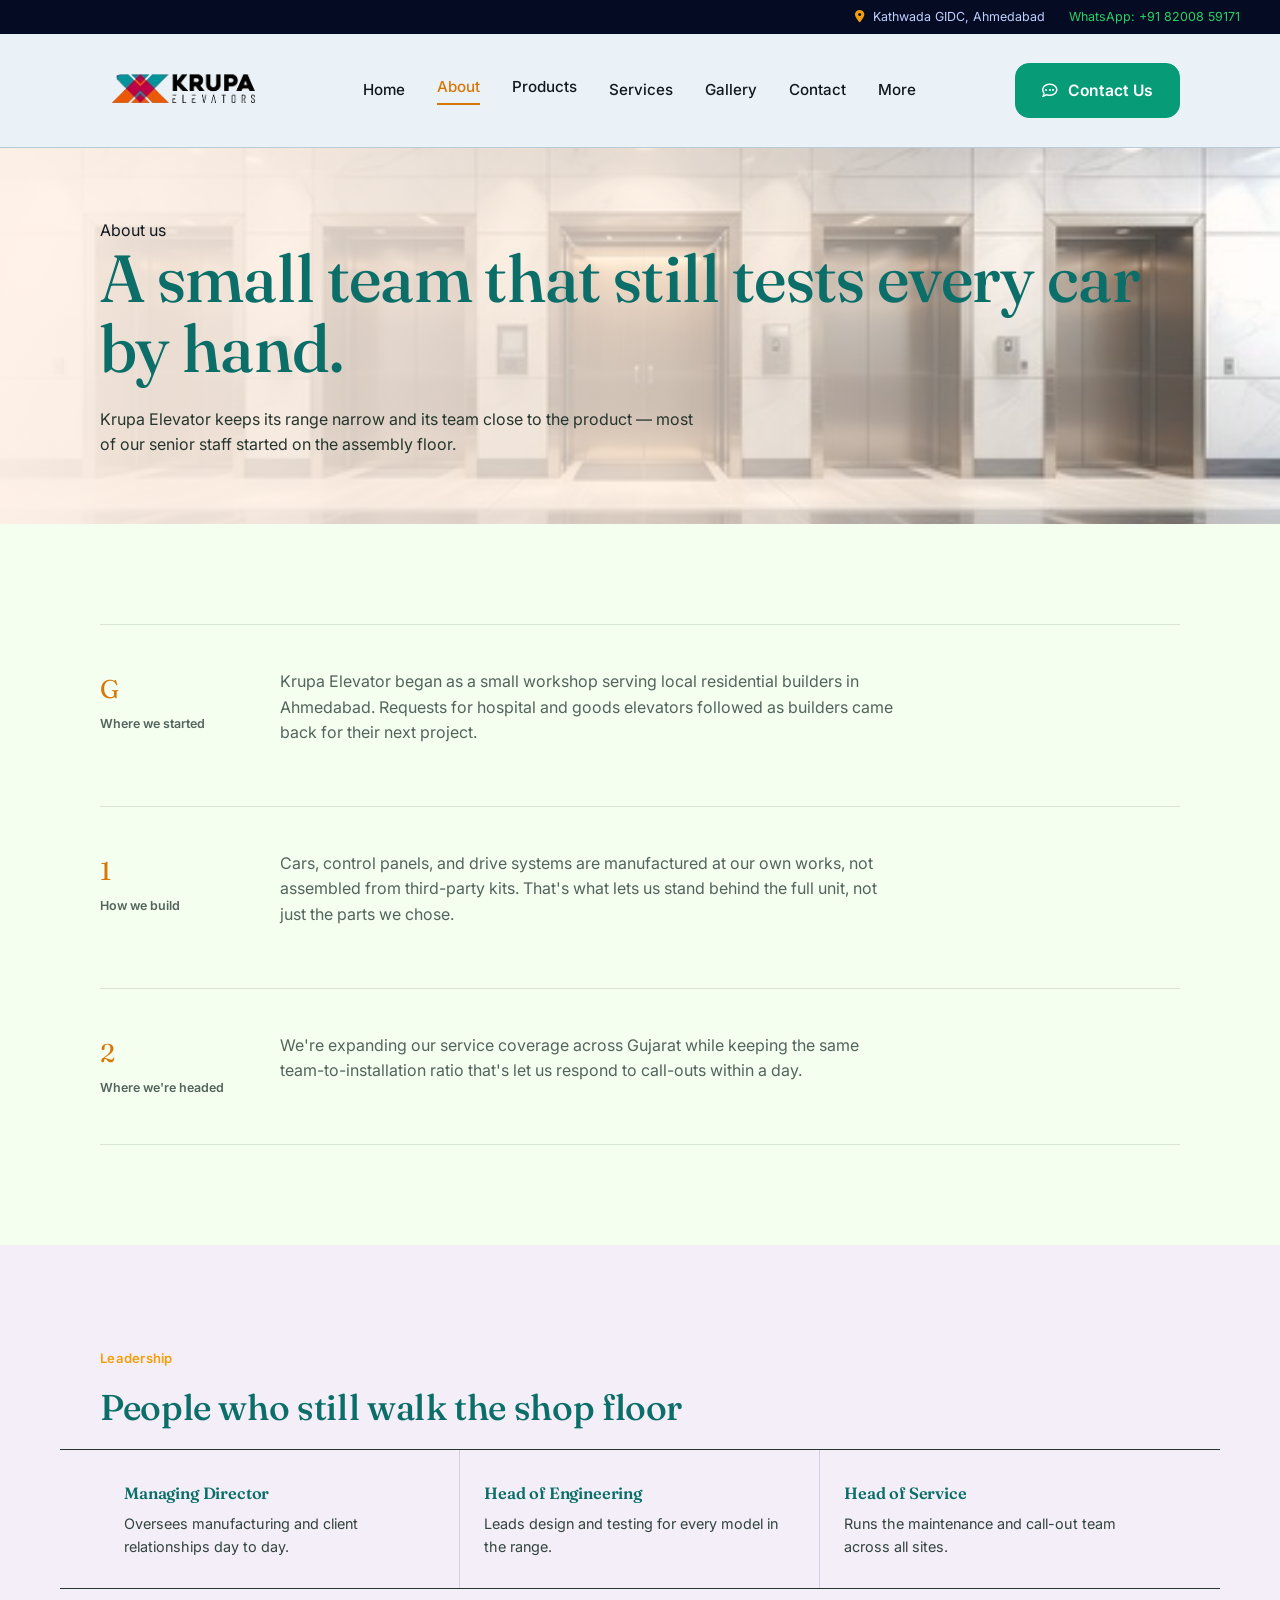
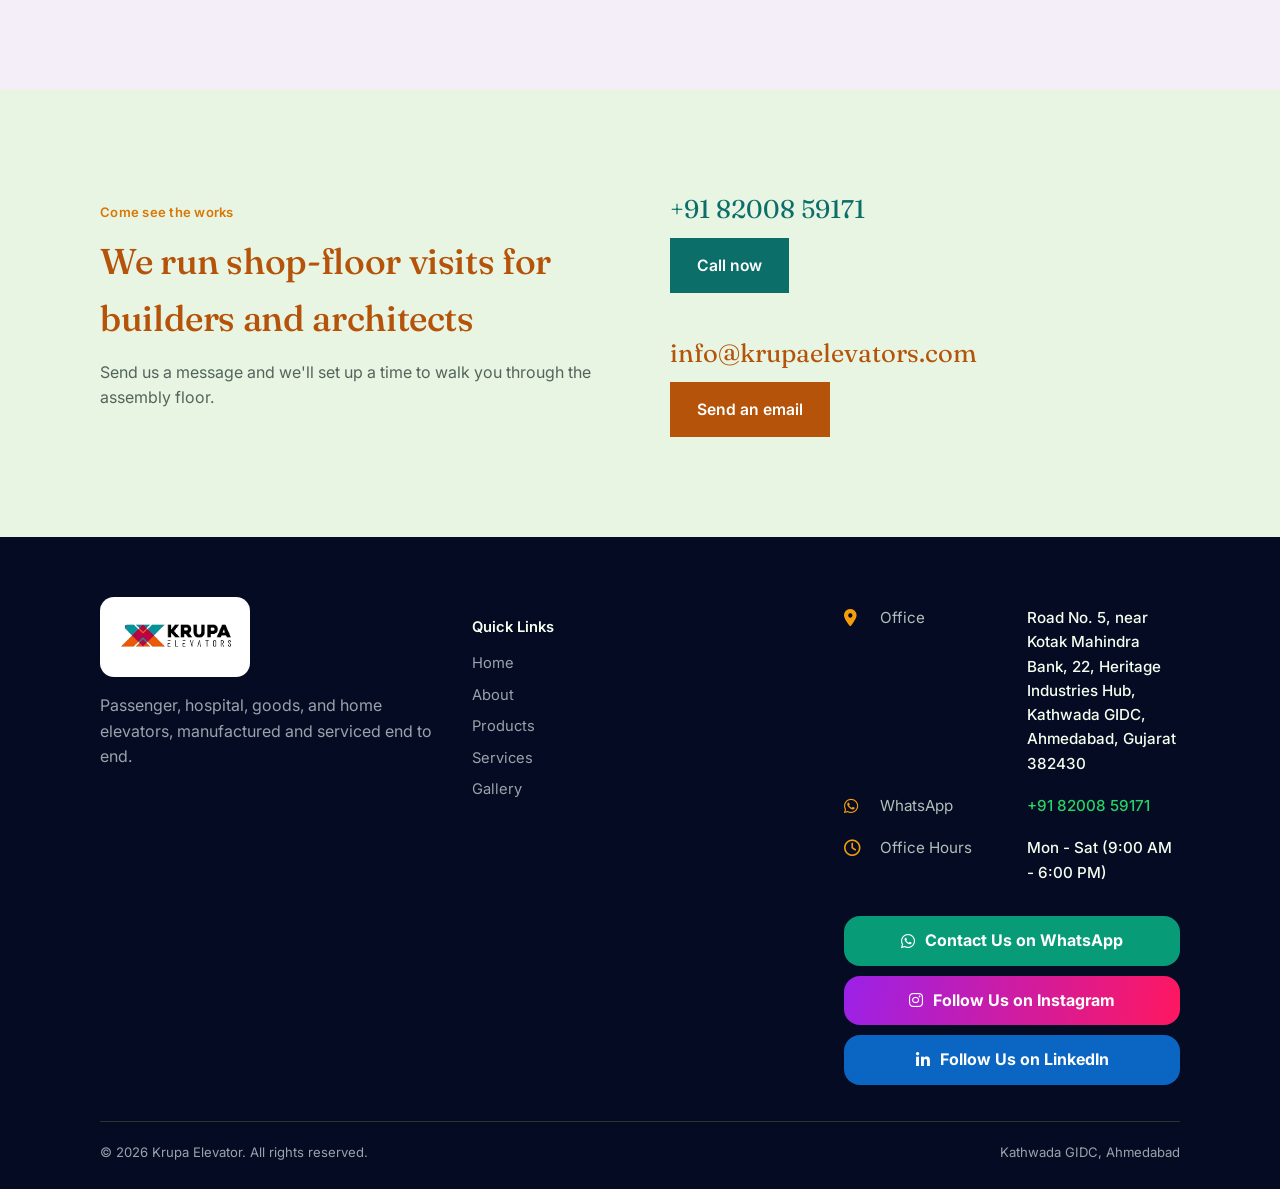
<file: about.html>
<!DOCTYPE html>
<html lang="en">
<head>
<meta charset="UTF-8">
<meta name="viewport" content="width=device-width, initial-scale=1">
<title>About — Krupa Elevator</title>
<link rel="preconnect" href="https://fonts.googleapis.com">
<link href="https://fonts.googleapis.com/css2?family=Fraunces:wght@500;600&family=Inter:wght@400;500;600;700&display=swap" rel="stylesheet">
<link rel="stylesheet" href="https://cdnjs.cloudflare.com/ajax/libs/font-awesome/6.5.1/css/all.min.css">
<link rel="stylesheet" href="styles.css">
</head>
<body>

<header class="site">
  <div class="utility-bar"><span><i class="fa-solid fa-circle-exclamation" aria-hidden="true"></i> 24x7 Emergency</span><a href="tel:+918200859171">Helpline: +91 82008 59171</a><span><i class="fa-regular fa-clock" aria-hidden="true"></i> Mon - Sat: 9:00 AM - 6:00 PM</span><span><i class="fa-solid fa-location-dot" aria-hidden="true"></i> Kathwada GIDC, Ahmedabad</span><a class="utility-whatsapp" href="https://wa.me/918200859171" target="_blank" rel="noopener">WhatsApp: +91 82008 59171</a></div>
  <div class="nav-row">
    <a href="index.html" class="wordmark"><img class="logo" src="krupa-logo.png" alt="Krupa Elevator"></a>
    <nav class="links">
      <a href="index.html">Home</a>
      <a href="about.html" class="active">About</a>
      <div class="nav-dropdown"><a href="products.html">Products</a><div class="nav-submenu"><a href="products.html#passenger">Passenger</a><a href="products.html#hospital">Hospital</a><a href="products.html#goods">Goods</a><a href="products.html#home">Home</a><a href="products.html#capsule">Capsule</a></div></div>
      <a href="services.html">Services</a>
      <a href="gallery.html">Gallery</a>
      <a href="contact.html">Contact</a>
      <a href="more.html">More</a>
    </nav>
    <div class="nav-side">
      <a href="contact.html" class="btn filled"><i class="fa-regular fa-comment-dots" aria-hidden="true"></i> Contact Us</a>
      <button class="burger" type="button" aria-label="Open menu" aria-expanded="false">☰</button>
    </div>
  </div>
</header>

<section class="page-header about-header">
  <div class="max">
    <span class="floor-num">About us</span>
    <h1>A small team that still tests every car by hand.</h1>
    <p>Krupa Elevator keeps its range narrow and its team close to the product — most of our senior staff started on the assembly floor.</p>
  </div>
</section>

<section>
  <div class="max ride" style="padding:0 40px;">
    <div class="ride-row">
      <div class="floor-tag">G<span>Where we started</span></div>
      <div><p>Krupa Elevator began as a small workshop serving local residential builders in Ahmedabad. Requests for hospital and goods elevators followed as builders came back for their next project.</p></div>
    </div>
    <div class="ride-row">
      <div class="floor-tag">1<span>How we build</span></div>
      <div><p>Cars, control panels, and drive systems are manufactured at our own works, not assembled from third-party kits. That's what lets us stand behind the full unit, not just the parts we chose.</p></div>
    </div>
    <div class="ride-row">
      <div class="floor-tag">2<span>Where we're headed</span></div>
      <div><p>We're expanding our service coverage across Gujarat while keeping the same team-to-installation ratio that's let us respond to call-outs within a day.</p></div>
    </div>
  </div>
</section>

<section class="on-dark leadership-section">
  <div class="max">
    <span class="label">Leadership</span>
    <h2>People who still walk the shop floor</h2>
  </div>
  <div class="why-row max" style="padding:0 40px;border-color:var(--hair-dark);">
    <div class="why-cell" style="border-color:var(--hair-dark);"><h3 style="color:var(--ivory);">Managing Director</h3><p style="color:#9AA3AB;">Oversees manufacturing and client relationships day to day.</p></div>
    <div class="why-cell" style="border-color:var(--hair-dark);"><h3 style="color:var(--ivory);">Head of Engineering</h3><p style="color:#9AA3AB;">Leads design and testing for every model in the range.</p></div>
    <div class="why-cell" style="border-color:var(--hair-dark);"><h3 style="color:var(--ivory);">Head of Service</h3><p style="color:#9AA3AB;">Runs the maintenance and call-out team across all sites.</p></div>
  </div>
</section>

<section class="contact-strip">
  <div class="max contact-grid">
    <div>
      <span class="label">Come see the works</span>
      <h2>We run shop-floor visits for builders and architects</h2>
      <p>Send us a message and we'll set up a time to walk you through the assembly floor.</p>
    </div>
    <div>
      <span class="big-link phone-link">+91 82008 59171</span>
      <a href="tel:+918200859171" class="btn contact-action phone-action" style="margin-bottom:20px;">Call now</a>
      <br>
      <span class="big-link email-link" style="margin-top:20px;">info@krupaelevators.com</span>
      <a href="mailto:info@krupaelevators.com" class="btn contact-action email-action">Send an email</a>
    </div>
  </div>
</section>

<footer class="site">
  <div class="max">
    <div class="footer-contact-panel">
      <div class="footer-contact-row"><i class="fa-solid fa-location-dot" aria-hidden="true"></i><span>Office</span><strong>Road No. 5, near Kotak Mahindra Bank, 22, Heritage Industries Hub, Kathwada GIDC, Ahmedabad, Gujarat 382430</strong></div>
      <div class="footer-contact-row"><i class="fa-brands fa-whatsapp" aria-hidden="true"></i><span>WhatsApp</span><a class="whatsapp-text" href="https://wa.me/918200859171" target="_blank" rel="noopener">+91 82008 59171</a></div>
      <div class="footer-contact-row"><i class="fa-regular fa-clock" aria-hidden="true"></i><span>Office Hours</span><strong>Mon - Sat (9:00 AM - 6:00 PM)</strong></div>
      <div class="footer-actions"><a class="footer-whatsapp" href="https://wa.me/918200859171" target="_blank" rel="noopener"><i class="fa-brands fa-whatsapp" aria-hidden="true"></i> Contact Us on WhatsApp</a><a class="footer-instagram" href="https://www.instagram.com/" target="_blank" rel="noopener"><i class="fa-brands fa-instagram" aria-hidden="true"></i> Follow Us on Instagram</a><a class="footer-linkedin" href="https://www.linkedin.com/" target="_blank" rel="noopener"><i class="fa-brands fa-linkedin-in" aria-hidden="true"></i> Follow Us on LinkedIn</a></div>
    </div>
    <div class="footer-row">
      <div>
        <img class="footer-logo" src="krupa-logo.png" alt="Krupa Elevator">
        <p style="max-width:34ch;color:#9AA3AB;">Passenger, hospital, goods, and home elevators, manufactured and serviced end to end.</p>
      </div>
      <div class="footer-links">
        <div>
          <h4>Quick Links</h4>
          <a href="index.html">Home</a>
          <a href="about.html">About</a>
          <a href="products.html">Products</a>
          <a href="services.html">Services</a>
          <a href="gallery.html">Gallery</a>
        </div>
        <div>
          <h4>Elevator Services</h4>
          <a href="services.html">Installation</a>
          <a href="services.html">Maintenance</a>
          <a href="services.html">Modernization</a>
          <a href="contact.html">Request support</a>
          <div class="social-share" aria-label="Share Krupa Elevator">
            <a href="https://api.whatsapp.com/send?text=https://krupaelevators.nowfloats.com" target="_blank" rel="noopener" aria-label="Share on WhatsApp"><i class="fa-brands fa-whatsapp" aria-hidden="true"></i></a>
            <a href="https://www.facebook.com/sharer/sharer.php?u=https://krupaelevators.nowfloats.com" target="_blank" rel="noopener" aria-label="Share on Facebook"><i class="fa-brands fa-facebook-f" aria-hidden="true"></i></a>
            <a href="https://twitter.com/intent/tweet?text=Check+out+Krupa%20Elevators%27s+website.+Follow+for+latest+updates+and+offers+regularly+at&url=https://krupaelevators.nowfloats.com&hashtags=OnlineBusiness" target="_blank" rel="noopener" aria-label="Share on Twitter"><i class="fa-brands fa-x-twitter" aria-hidden="true"></i></a>
            <a href="https://www.linkedin.com/sharing/share-offsite/?url=https://krupaelevators.nowfloats.com" target="_blank" rel="noopener" aria-label="Share on LinkedIn"><i class="fa-brands fa-linkedin-in" aria-hidden="true"></i></a>
          </div>
        </div>
      </div>
    </div>
    <div class="footer-bottom">
      <span>© 2026 Krupa Elevator. All rights reserved.</span>
      <span>Kathwada GIDC, Ahmedabad</span>
    </div>
  </div>
</footer>

<script src="nav.js"></script>
</body>
</html>
</file>
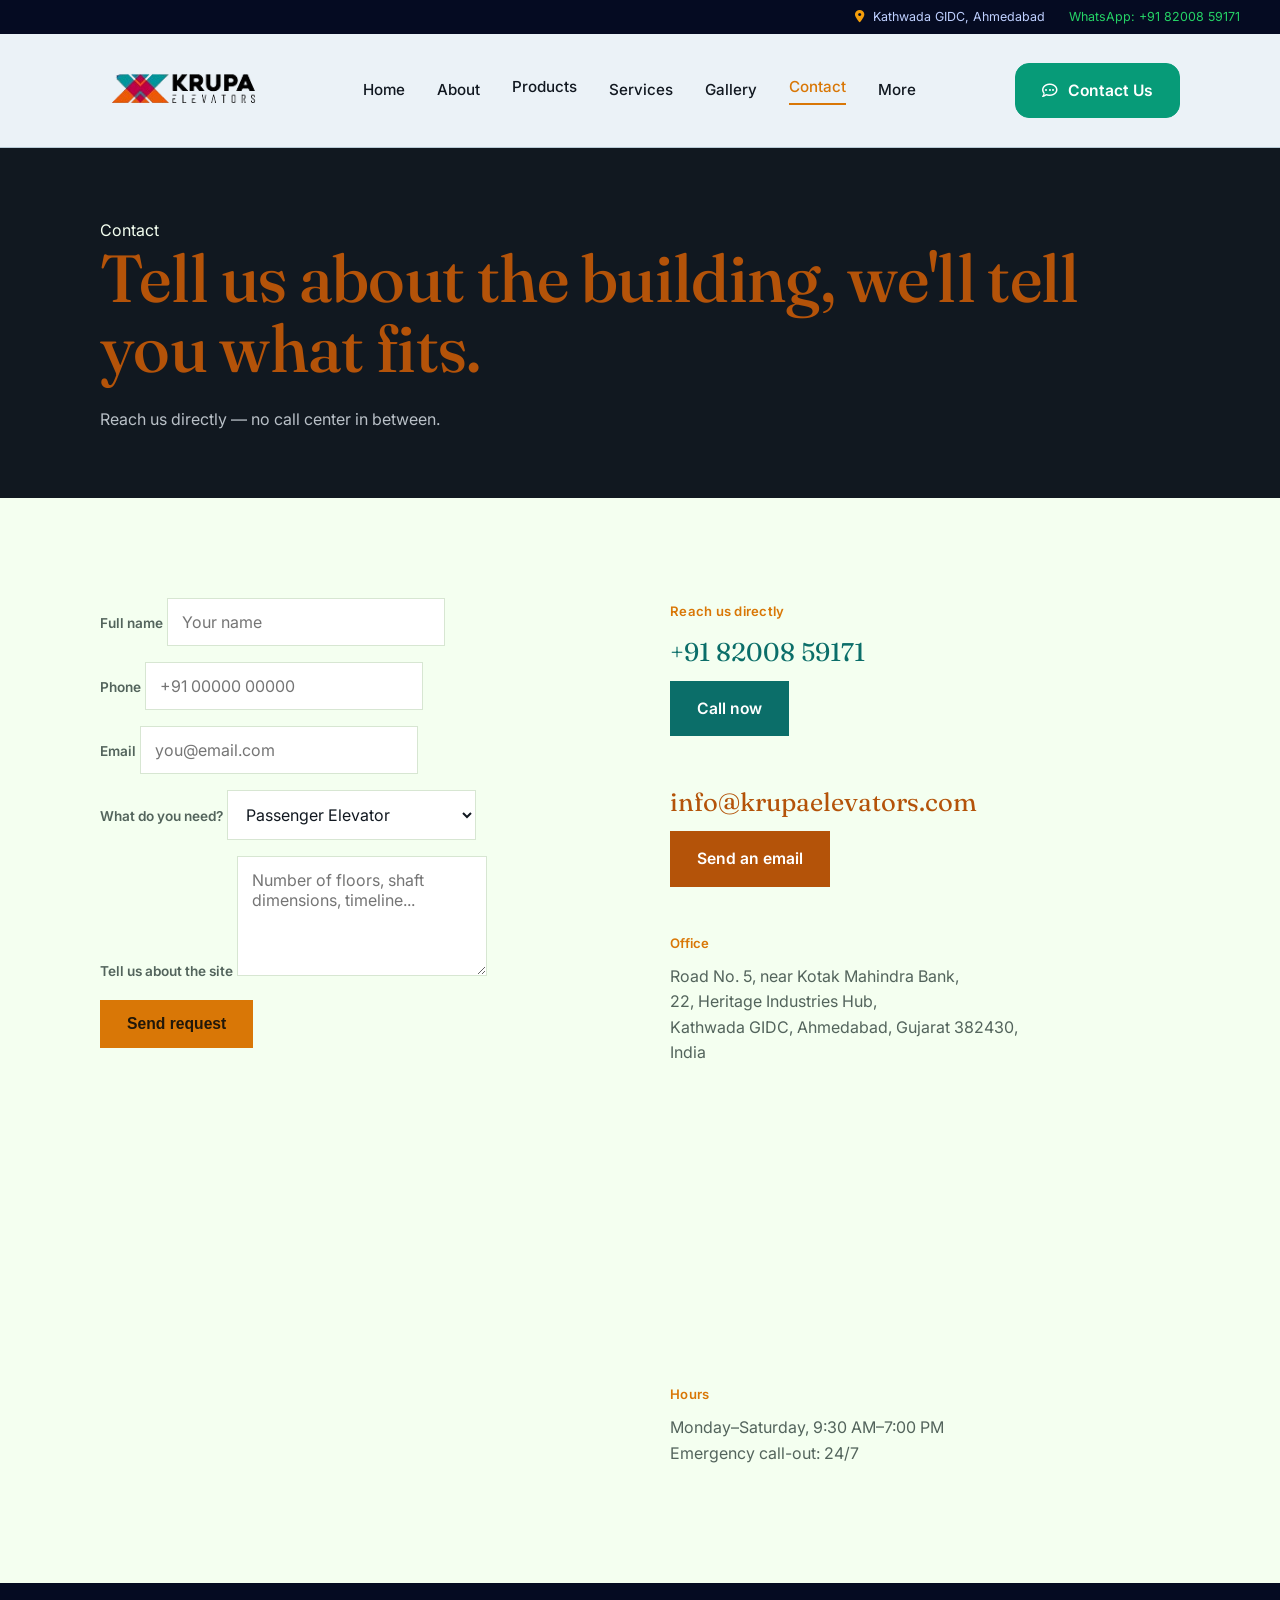
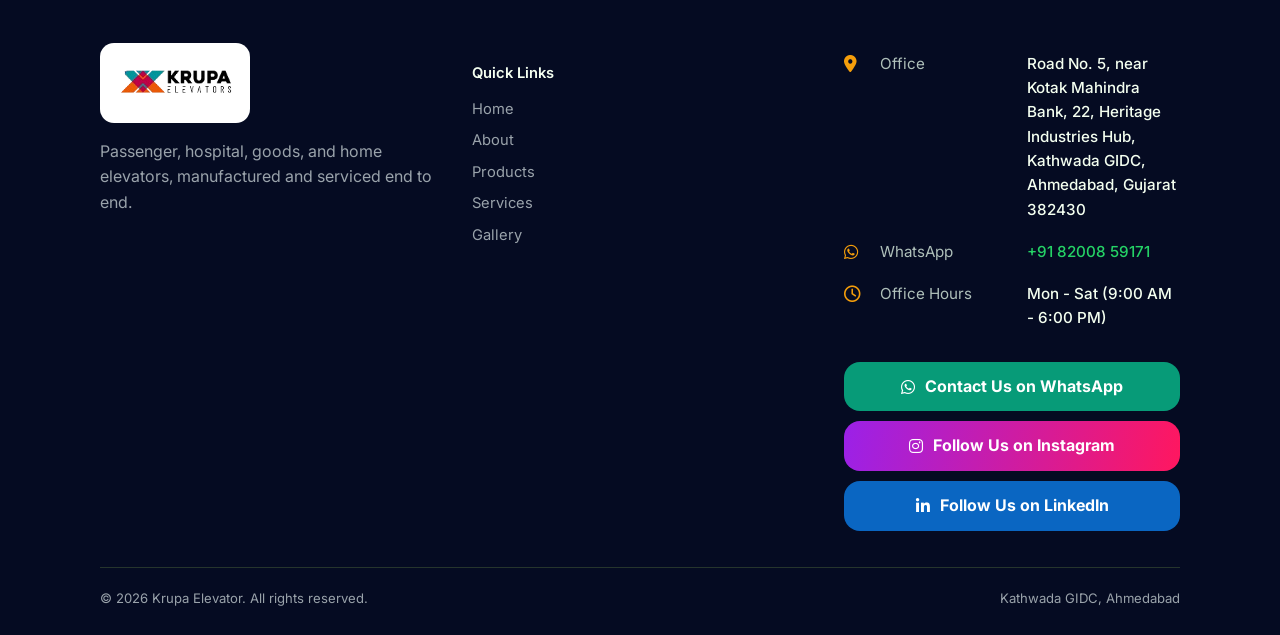
<file: contact.html>
<!DOCTYPE html>
<html lang="en">
<head>
<meta charset="UTF-8">
<meta name="viewport" content="width=device-width, initial-scale=1">
<title>Contact — Krupa Elevator</title>
<link rel="preconnect" href="https://fonts.googleapis.com">
<link href="https://fonts.googleapis.com/css2?family=Fraunces:wght@500;600&family=Inter:wght@400;500;600;700&display=swap" rel="stylesheet">
<link rel="stylesheet" href="https://cdnjs.cloudflare.com/ajax/libs/font-awesome/6.5.1/css/all.min.css">
<link rel="stylesheet" href="styles.css">
</head>
<body>

<header class="site">
  <div class="utility-bar"><span><i class="fa-solid fa-circle-exclamation" aria-hidden="true"></i> 24x7 Emergency</span><a href="tel:+918200859171">Helpline: +91 82008 59171</a><span><i class="fa-regular fa-clock" aria-hidden="true"></i> Mon - Sat: 9:00 AM - 6:00 PM</span><span><i class="fa-solid fa-location-dot" aria-hidden="true"></i> Kathwada GIDC, Ahmedabad</span><a class="utility-whatsapp" href="https://wa.me/918200859171" target="_blank" rel="noopener">WhatsApp: +91 82008 59171</a></div>
  <div class="nav-row">
    <a href="index.html" class="wordmark"><img class="logo" src="krupa-logo.png" alt="Krupa Elevator"></a>
    <nav class="links">
      <a href="index.html">Home</a>
      <a href="about.html">About</a>
      <div class="nav-dropdown"><a href="products.html">Products</a><div class="nav-submenu"><a href="products.html#passenger">Passenger</a><a href="products.html#hospital">Hospital</a><a href="products.html#goods">Goods</a><a href="products.html#home">Home</a><a href="products.html#capsule">Capsule</a></div></div>
      <a href="services.html">Services</a>
      <a href="gallery.html">Gallery</a>
      <a href="contact.html" class="active">Contact</a>
      <a href="more.html">More</a>
    </nav>
    <div class="nav-side">
      <a href="contact.html" class="btn filled"><i class="fa-regular fa-comment-dots" aria-hidden="true"></i> Contact Us</a>
      <button class="burger" type="button" aria-label="Open menu" aria-expanded="false">☰</button>
    </div>
  </div>
</header>

<section class="page-header contact-header">
  <div class="max">
    <span class="floor-num">Contact</span>
    <h1>Tell us about the building, we'll tell you what fits.</h1>
    <p>Reach us directly — no call center in between.</p>
  </div>
</section>

<section>
  <div class="max contact-grid" style="align-items:flex-start;">
    <form class="form-grid">
      <div>
        <label for="name">Full name</label>
        <input id="name" type="text" placeholder="Your name" required>
      </div>
      <div>
        <label for="phone">Phone</label>
        <input id="phone" type="tel" placeholder="+91 00000 00000">
      </div>
      <div>
        <label for="email">Email</label>
        <input id="email" type="email" placeholder="you@email.com" required>
      </div>
      <div>
        <label for="interest">What do you need?</label>
        <select id="interest">
          <option>Passenger Elevator</option>
          <option>Hospital Elevator</option>
          <option>Goods Elevator</option>
          <option>Home / Bungalow Elevator</option>
          <option>Capsule Elevator</option>
          <option>Maintenance / Service</option>
        </select>
      </div>
      <div>
        <label for="message">Tell us about the site</label>
        <textarea id="message" placeholder="Number of floors, shaft dimensions, timeline..."></textarea>
      </div>
      <button type="submit" class="btn filled" style="align-self:flex-start;">Send request</button>
    </form>

    <div>
      <span class="label">Reach us directly</span>
      <span class="big-link phone-link">+91 82008 59171</span>
      <a href="tel:+918200859171" class="btn contact-action phone-action" style="margin-bottom:26px;">Call now</a>
      <br>
      <span class="big-link email-link" style="margin-top:20px;">info@krupaelevators.com</span>
      <a href="mailto:info@krupaelevators.com" class="btn contact-action email-action" style="margin-bottom:26px;">Send an email</a>
      <br>
      <span class="label" style="margin-top:20px;display:block;">Office</span>
      <p>Road No. 5, near Kotak Mahindra Bank,<br>22, Heritage Industries Hub,<br>Kathwada GIDC, Ahmedabad, Gujarat 382430,<br>India</p>
      <iframe class="map-frame" src="https://www.google.com/maps?q=23.039453,72.689768&z=15&output=embed" title="Krupa Elevator office location map" loading="lazy" referrerpolicy="no-referrer-when-downgrade"></iframe>
      <span class="label">Hours</span>
      <p>Monday–Saturday, 9:30 AM–7:00 PM<br>Emergency call-out: 24/7</p>
    </div>
  </div>
</section>

<footer class="site">
  <div class="max">
    <div class="footer-contact-panel">
      <div class="footer-contact-row"><i class="fa-solid fa-location-dot" aria-hidden="true"></i><span>Office</span><strong>Road No. 5, near Kotak Mahindra Bank, 22, Heritage Industries Hub, Kathwada GIDC, Ahmedabad, Gujarat 382430</strong></div>
      <div class="footer-contact-row"><i class="fa-brands fa-whatsapp" aria-hidden="true"></i><span>WhatsApp</span><a class="whatsapp-text" href="https://wa.me/918200859171" target="_blank" rel="noopener">+91 82008 59171</a></div>
      <div class="footer-contact-row"><i class="fa-regular fa-clock" aria-hidden="true"></i><span>Office Hours</span><strong>Mon - Sat (9:00 AM - 6:00 PM)</strong></div>
      <div class="footer-actions"><a class="footer-whatsapp" href="https://wa.me/918200859171" target="_blank" rel="noopener"><i class="fa-brands fa-whatsapp" aria-hidden="true"></i> Contact Us on WhatsApp</a><a class="footer-instagram" href="https://www.instagram.com/" target="_blank" rel="noopener"><i class="fa-brands fa-instagram" aria-hidden="true"></i> Follow Us on Instagram</a><a class="footer-linkedin" href="https://www.linkedin.com/" target="_blank" rel="noopener"><i class="fa-brands fa-linkedin-in" aria-hidden="true"></i> Follow Us on LinkedIn</a></div>
    </div>
    <div class="footer-row">
      <div>
        <img class="footer-logo" src="krupa-logo.png" alt="Krupa Elevator">
        <p style="max-width:34ch;color:#9AA3AB;">Passenger, hospital, goods, and home elevators, manufactured and serviced end to end.</p>
      </div>
      <div class="footer-links">
        <div>
          <h4>Quick Links</h4>
          <a href="index.html">Home</a>
          <a href="about.html">About</a>
          <a href="products.html">Products</a>
          <a href="services.html">Services</a>
          <a href="gallery.html">Gallery</a>
        </div>
        <div>
          <h4>Elevator Services</h4>
          <a href="services.html">Installation</a>
          <a href="services.html">Maintenance</a>
          <a href="services.html">Modernization</a>
          <a href="contact.html">Request support</a>
          <div class="social-share" aria-label="Share Krupa Elevator">
            <a href="https://api.whatsapp.com/send?text=https://krupaelevators.nowfloats.com" target="_blank" rel="noopener" aria-label="Share on WhatsApp"><i class="fa-brands fa-whatsapp" aria-hidden="true"></i></a>
            <a href="https://www.facebook.com/sharer/sharer.php?u=https://krupaelevators.nowfloats.com" target="_blank" rel="noopener" aria-label="Share on Facebook"><i class="fa-brands fa-facebook-f" aria-hidden="true"></i></a>
            <a href="https://twitter.com/intent/tweet?text=Check+out+Krupa%20Elevators%27s+website.+Follow+for+latest+updates+and+offers+regularly+at&url=https://krupaelevators.nowfloats.com&hashtags=OnlineBusiness" target="_blank" rel="noopener" aria-label="Share on Twitter"><i class="fa-brands fa-x-twitter" aria-hidden="true"></i></a>
            <a href="https://www.linkedin.com/sharing/share-offsite/?url=https://krupaelevators.nowfloats.com" target="_blank" rel="noopener" aria-label="Share on LinkedIn"><i class="fa-brands fa-linkedin-in" aria-hidden="true"></i></a>
          </div>
        </div>
      </div>
    </div>
    <div class="footer-bottom">
      <span>© 2026 Krupa Elevator. All rights reserved.</span>
      <span>Kathwada GIDC, Ahmedabad</span>
    </div>
  </div>
</footer>

<script src="nav.js"></script>
</body>
</html>
</file>
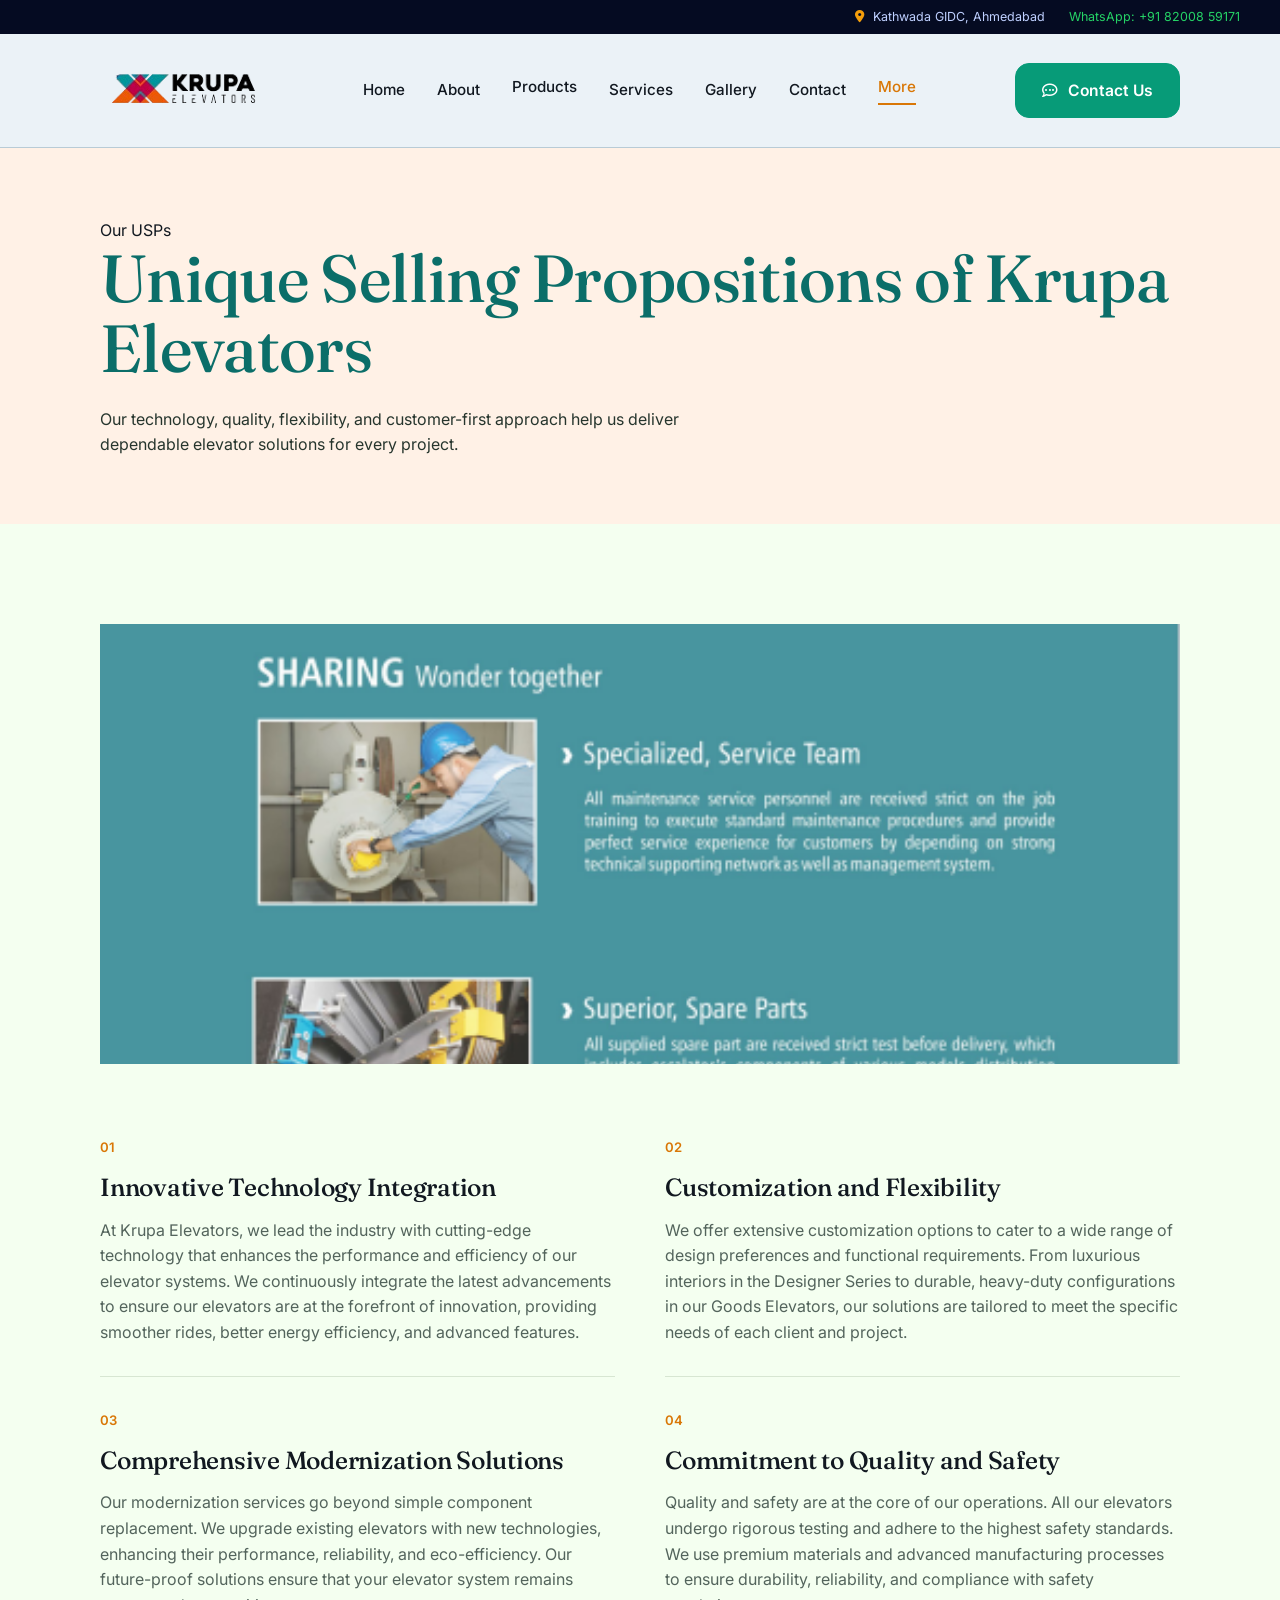
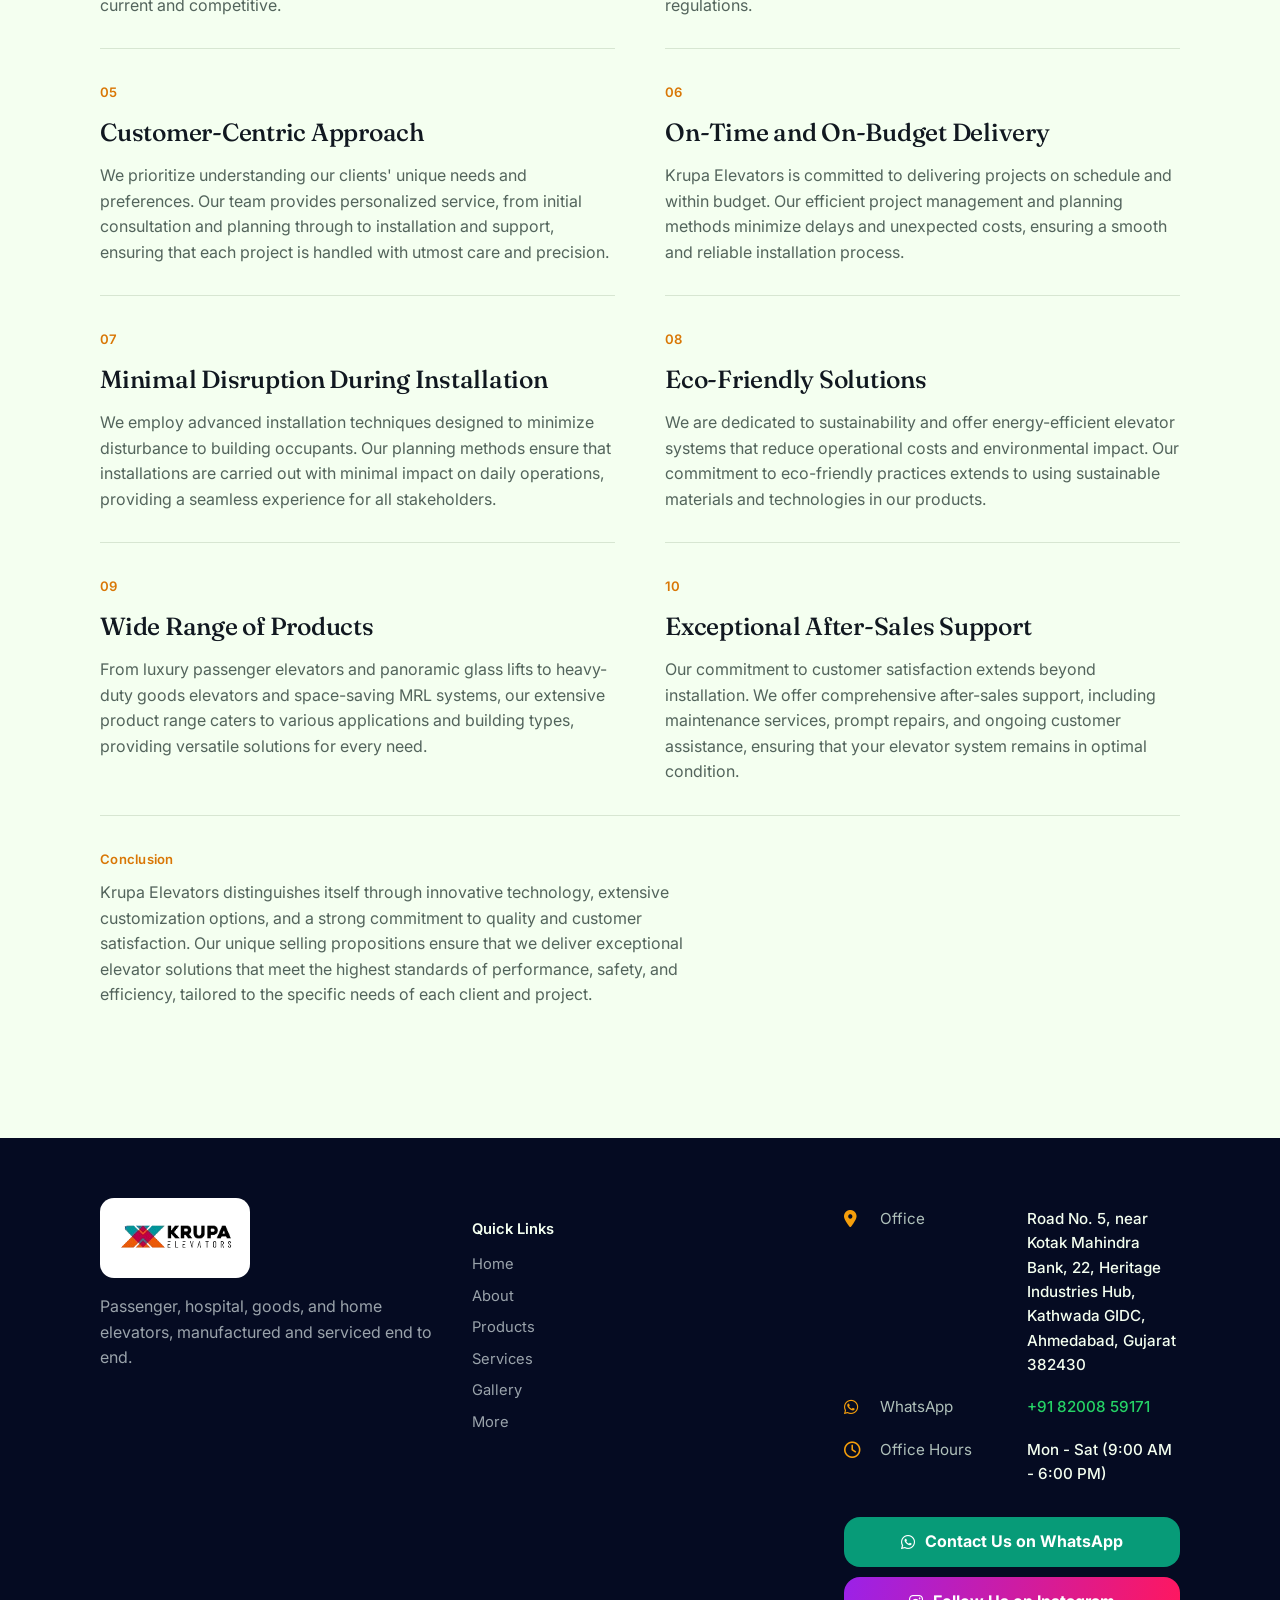
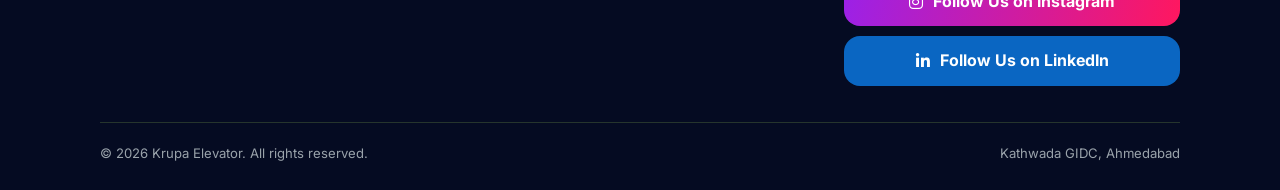
<file: more.html>
<!DOCTYPE html>
<html lang="en">
<head>
<meta charset="UTF-8">
<meta name="viewport" content="width=device-width, initial-scale=1">
<title>More — Krupa Elevator</title>
<link rel="preconnect" href="https://fonts.googleapis.com">
<link href="https://fonts.googleapis.com/css2?family=Fraunces:wght@500;600&family=Inter:wght@400;500;600;700&display=swap" rel="stylesheet">
<link rel="stylesheet" href="https://cdnjs.cloudflare.com/ajax/libs/font-awesome/6.5.1/css/all.min.css">
<link rel="stylesheet" href="styles.css">
</head>
<body>

<header class="site">
  <div class="utility-bar"><span><i class="fa-solid fa-circle-exclamation" aria-hidden="true"></i> 24x7 Emergency</span><a href="tel:+918200859171">Helpline: +91 82008 59171</a><span><i class="fa-regular fa-clock" aria-hidden="true"></i> Mon - Sat: 9:00 AM - 6:00 PM</span><span><i class="fa-solid fa-location-dot" aria-hidden="true"></i> Kathwada GIDC, Ahmedabad</span><a class="utility-whatsapp" href="https://wa.me/918200859171" target="_blank" rel="noopener">WhatsApp: +91 82008 59171</a></div>
  <div class="nav-row">
    <a href="index.html" class="wordmark"><img class="logo" src="krupa-logo.png" alt="Krupa Elevator"></a>
    <nav class="links">
      <a href="index.html">Home</a>
      <a href="about.html">About</a>
      <div class="nav-dropdown"><a href="products.html">Products</a><div class="nav-submenu"><a href="products.html#passenger">Passenger</a><a href="products.html#hospital">Hospital</a><a href="products.html#goods">Goods</a><a href="products.html#home">Home</a><a href="products.html#capsule">Capsule</a></div></div>
      <a href="services.html">Services</a>
      <a href="gallery.html">Gallery</a>
      <a href="contact.html">Contact</a>
      <a href="more.html" class="active">More</a>
    </nav>
    <div class="nav-side">
      <a href="contact.html" class="btn filled"><i class="fa-regular fa-comment-dots" aria-hidden="true"></i> Contact Us</a>
      <button class="burger" type="button" aria-label="Open menu" aria-expanded="false">☰</button>
    </div>
  </div>
</header>

<section class="page-header more-header">
  <div class="max">
    <span class="floor-num">Our USPs</span>
    <h1>Unique Selling Propositions of Krupa Elevators</h1>
    <p>Our technology, quality, flexibility, and customer-first approach help us deliver dependable elevator solutions for every project.</p>
  </div>
</section>

<section>
  <div class="max usp-photo-wrap"><a href="More.png" target="_blank" rel="noopener"><img class="usp-photo" src="More.png" alt="Krupa Elevator systems and services"></a></div>
  <div class="max usp-list">
    <article><span class="label">01</span><h2>Innovative Technology Integration</h2><p>At Krupa Elevators, we lead the industry with cutting-edge technology that enhances the performance and efficiency of our elevator systems. We continuously integrate the latest advancements to ensure our elevators are at the forefront of innovation, providing smoother rides, better energy efficiency, and advanced features.</p></article>
    <article><span class="label">02</span><h2>Customization and Flexibility</h2><p>We offer extensive customization options to cater to a wide range of design preferences and functional requirements. From luxurious interiors in the Designer Series to durable, heavy-duty configurations in our Goods Elevators, our solutions are tailored to meet the specific needs of each client and project.</p></article>
    <article><span class="label">03</span><h2>Comprehensive Modernization Solutions</h2><p>Our modernization services go beyond simple component replacement. We upgrade existing elevators with new technologies, enhancing their performance, reliability, and eco-efficiency. Our future-proof solutions ensure that your elevator system remains current and competitive.</p></article>
    <article><span class="label">04</span><h2>Commitment to Quality and Safety</h2><p>Quality and safety are at the core of our operations. All our elevators undergo rigorous testing and adhere to the highest safety standards. We use premium materials and advanced manufacturing processes to ensure durability, reliability, and compliance with safety regulations.</p></article>
    <article><span class="label">05</span><h2>Customer-Centric Approach</h2><p>We prioritize understanding our clients' unique needs and preferences. Our team provides personalized service, from initial consultation and planning through to installation and support, ensuring that each project is handled with utmost care and precision.</p></article>
    <article><span class="label">06</span><h2>On-Time and On-Budget Delivery</h2><p>Krupa Elevators is committed to delivering projects on schedule and within budget. Our efficient project management and planning methods minimize delays and unexpected costs, ensuring a smooth and reliable installation process.</p></article>
    <article><span class="label">07</span><h2>Minimal Disruption During Installation</h2><p>We employ advanced installation techniques designed to minimize disturbance to building occupants. Our planning methods ensure that installations are carried out with minimal impact on daily operations, providing a seamless experience for all stakeholders.</p></article>
    <article><span class="label">08</span><h2>Eco-Friendly Solutions</h2><p>We are dedicated to sustainability and offer energy-efficient elevator systems that reduce operational costs and environmental impact. Our commitment to eco-friendly practices extends to using sustainable materials and technologies in our products.</p></article>
    <article><span class="label">09</span><h2>Wide Range of Products</h2><p>From luxury passenger elevators and panoramic glass lifts to heavy-duty goods elevators and space-saving MRL systems, our extensive product range caters to various applications and building types, providing versatile solutions for every need.</p></article>
    <article><span class="label">10</span><h2>Exceptional After-Sales Support</h2><p>Our commitment to customer satisfaction extends beyond installation. We offer comprehensive after-sales support, including maintenance services, prompt repairs, and ongoing customer assistance, ensuring that your elevator system remains in optimal condition.</p></article>
    <article class="usp-conclusion"><span class="label">Conclusion</span><p>Krupa Elevators distinguishes itself through innovative technology, extensive customization options, and a strong commitment to quality and customer satisfaction. Our unique selling propositions ensure that we deliver exceptional elevator solutions that meet the highest standards of performance, safety, and efficiency, tailored to the specific needs of each client and project.</p></article>
  </div>
</section>

<footer class="site">
  <div class="max">
    <div class="footer-contact-panel">
      <div class="footer-contact-row"><i class="fa-solid fa-location-dot" aria-hidden="true"></i><span>Office</span><strong>Road No. 5, near Kotak Mahindra Bank, 22, Heritage Industries Hub, Kathwada GIDC, Ahmedabad, Gujarat 382430</strong></div>
      <div class="footer-contact-row"><i class="fa-brands fa-whatsapp" aria-hidden="true"></i><span>WhatsApp</span><a class="whatsapp-text" href="https://wa.me/918200859171" target="_blank" rel="noopener">+91 82008 59171</a></div>
      <div class="footer-contact-row"><i class="fa-regular fa-clock" aria-hidden="true"></i><span>Office Hours</span><strong>Mon - Sat (9:00 AM - 6:00 PM)</strong></div>
      <div class="footer-actions"><a class="footer-whatsapp" href="https://wa.me/918200859171" target="_blank" rel="noopener"><i class="fa-brands fa-whatsapp" aria-hidden="true"></i> Contact Us on WhatsApp</a><a class="footer-instagram" href="https://www.instagram.com/" target="_blank" rel="noopener"><i class="fa-brands fa-instagram" aria-hidden="true"></i> Follow Us on Instagram</a><a class="footer-linkedin" href="https://www.linkedin.com/" target="_blank" rel="noopener"><i class="fa-brands fa-linkedin-in" aria-hidden="true"></i> Follow Us on LinkedIn</a></div>
    </div>
    <div class="footer-row">
      <div><img class="footer-logo" src="krupa-logo.png" alt="Krupa Elevator"><p style="max-width:34ch;color:#9AA3AB;">Passenger, hospital, goods, and home elevators, manufactured and serviced end to end.</p></div>
      <div class="footer-links">
        <div><h4>Quick Links</h4><a href="index.html">Home</a><a href="about.html">About</a><a href="products.html">Products</a><a href="services.html">Services</a><a href="gallery.html">Gallery</a><a href="more.html">More</a></div>
        <div><h4>Elevator Services</h4><a href="services.html">Installation</a><a href="services.html">Maintenance</a><a href="services.html">Modernization</a><a href="contact.html">Request support</a></div>
      </div>
    </div>
    <div class="footer-bottom"><span>© 2026 Krupa Elevator. All rights reserved.</span><span>Kathwada GIDC, Ahmedabad</span></div>
  </div>
</footer>

<script src="nav.js"></script>
</body>
</html>
</file>
<file: styles.css>
/* ============================================
   Krupa Elevator — design tokens
  Palette: steel blue #102A43, cloud #F7FAFC, amber #D97706,
        slate #486581, hairline-dark #243B53, hairline-light #D9E2EC
   Type: 'Fraunces' (display) + 'Inter' (body/UI)
   Motif: vertical floor-rail — floors as a genuine sequence device
   ============================================ */

:root{
  --graphite:#111820;
  --graphite-2:#24313B;
  --ivory:#F4FFF0;
  --ivory-2:#E8F5E3;
  --brass:#D97706;
  --brass-bright:#F59E0B;
  --slate:#53645C;
  --hair-dark:#26352D;
  --hair-light:#D7E6D2;
  --max:1160px;
}

*{box-sizing:border-box;}
html,body{overflow-x:hidden;}
html{scroll-behavior:smooth;}
body{
  margin:0;background:var(--ivory);color:var(--graphite);
  font-family:'Inter',system-ui,sans-serif;
  line-height:1.6;
}
.home-page{color:#101B18;}
.home-page section:not(.hero):not(.on-dark) p{color:#33443D;}
.home-page section:not(.hero):not(.on-dark) h2,.home-page section:not(.hero):not(.on-dark) h3{color:#101B18;}
.home-page #range-intro h2{color:var(--brass);}
.home-page #range h2{color:#101B18;}
.home-page #range h3{color:#101B18;}
.home-page #range p{color:#33443D;}
.home-page #range{background:#FFF1E6;}
.home-page #craft + .spec-strip + section h2{color:var(--brass);}
h1,h2,h3{
  font-family:'Fraunces',serif;
  font-weight:500;
  margin:0 0 .35em;
  color:inherit;
  letter-spacing:-.01em;
}
h1{font-size:clamp(2.6rem,5.2vw,4.4rem);line-height:1.05;font-weight:500;}
h2{font-size:clamp(1.7rem,2.8vw,2.3rem);}
h3{font-size:1.2rem;font-weight:600;}
p{margin:0 0 1em;color:var(--slate);max-width:62ch;}
a{color:inherit;text-decoration:none;}
img{max-width:100%;display:block;}
.max{max-width:var(--max);margin:0 auto;padding:0 40px;}
.label{
  font-family:'Inter',sans-serif;font-size:.82rem;font-weight:600;
  color:var(--brass);letter-spacing:.02em;margin-bottom:10px;display:inline-block;
}
.on-dark .label{color:var(--brass-bright);}

.btn{
  display:inline-flex;align-items:center;gap:10px;
  padding:14px 26px;font-size:.98rem;font-weight:600;
  border:1px solid var(--graphite);color:var(--graphite);
  transition:background .18s,color .18s,transform .22s ease,box-shadow .22s ease;
}
.btn:hover{background:var(--graphite);color:var(--ivory);transform:translateY(-4px);box-shadow:0 10px 20px rgba(16,42,67,.18);}
.btn:active{transform:translateY(-1px);box-shadow:0 4px 8px rgba(16,42,67,.14);}
.btn.filled{background:var(--brass);border-color:var(--brass);color:#20170A;}
.nav-side .btn.filled{background:#079B78;border-color:#079B78;color:#fff;border-radius:14px;}
.nav-side .btn.filled:hover{background:#06B58D;border-color:#06B58D;color:#fff;}
.btn.filled:hover{background:var(--brass-bright);border-color:var(--brass-bright);}
.btn.ghost-dark{border-color:#26352D;color:var(--graphite);}
.btn.ghost-dark:hover{background:var(--ivory);color:var(--graphite);}

/* ---------- Header ---------- */
header.site{
  position:sticky;top:0;z-index:50;background:rgba(234,242,247,.94);
  backdrop-filter:blur(6px);border-bottom:1px solid #B8CBD6;
}
.utility-bar{display:flex;align-items:center;justify-content:flex-end;gap:24px;min-height:34px;padding:6px 40px;background:#050B22;color:#BFD0FF;font-size:.78rem;white-space:nowrap;overflow:hidden;}
.utility-bar i{color:#F59E0B;margin-right:5px;}
.utility-bar a{color:#F4FFF0;}
.utility-bar .utility-whatsapp{color:#25D366;}
.utility-bar span:first-child{color:#FF4E87;font-weight:700;}
.utility-bar span:first-child,.utility-bar > a:not(.utility-whatsapp),.utility-bar span:nth-of-type(2){display:none;}
.nav-row{display:flex;align-items:center;justify-content:space-between;padding:20px 40px;max-width:var(--max);margin:0 auto;}
.wordmark{font-family:'Fraunces',serif;font-size:1.5rem;font-weight:600;display:flex;align-items:center;gap:10px;}
.wordmark .rail{width:3px;height:24px;background:var(--brass);}
.wordmark .logo{width:164px;height:auto;display:block;}
nav.links{display:flex;gap:32px;}
nav.links > a,nav.links > .nav-dropdown > a{position:relative;font-size:.95rem;font-weight:500;padding:4px 0;border-bottom:1px solid transparent;transition:color .2s ease,transform .2s ease;}
nav.links > a::after,nav.links > .nav-dropdown > a::after{content:"";position:absolute;left:0;right:0;bottom:-2px;height:2px;background:var(--brass);transform:scaleX(0);transform-origin:center;transition:transform .25s ease;}
nav.links > a:hover,nav.links > a.active,nav.links > .nav-dropdown > a:hover,nav.links > .nav-dropdown > a.active{border-color:transparent;color:var(--brass);transform:translateY(-3px);}
nav.links > a:hover::after,nav.links > a.active::after,nav.links > .nav-dropdown > a:hover::after,nav.links > .nav-dropdown > a.active::after{transform:scaleX(1);}
nav.links > a:active,nav.links > .nav-dropdown > a:active{transform:translateY(-1px) scale(.97);}
.nav-dropdown{position:relative;}
.nav-submenu{position:absolute;top:100%;left:-16px;display:none;min-width:150px;padding:10px 16px;background:var(--ivory);border:1px solid var(--hair-light);box-shadow:0 12px 24px rgba(16,42,67,.12);}
.nav-dropdown:hover .nav-submenu,.nav-dropdown:focus-within .nav-submenu{display:flex;flex-direction:column;gap:8px;}
.nav-submenu a{white-space:nowrap;}
.nav-side{display:flex;align-items:center;gap:22px;}
.contact-mini{display:flex;flex-direction:column;gap:2px;font-size:.75rem;line-height:1.3;color:var(--slate);}
.contact-mini strong{color:var(--graphite);}
.contact-mini a:hover{color:var(--brass);}
.burger{display:none;background:none;border:none;font-size:1.5rem;cursor:pointer;}
@media(max-width:880px){
  body.menu-open{overflow:hidden;}
  .utility-bar{gap:18px;overflow:hidden;padding:6px 16px;font-size:.68rem;}
  .nav-row{padding:12px 16px;}
  .wordmark .logo{width:132px;}
  .nav-side{gap:10px;}
  .nav-side .btn{padding:10px 12px;font-size:.78rem;white-space:nowrap;}
  nav.links{position:fixed;inset:0;z-index:60;overflow:hidden;background:#F4FFF0;flex-direction:column;align-items:stretch;white-space:normal;padding:92px 0 0;gap:0;transform:translateX(100%);transition:transform .45s cubic-bezier(.22,1,.36,1);}
  nav.links.open{transform:translateX(0);}
  nav.links > a,nav.links > .nav-dropdown > a{display:flex;align-items:center;min-height:clamp(46px,7vh,64px);padding:12px 28px;border-bottom:1px solid #D7E6D2;font-size:clamp(1rem,3.8vw,1.3rem);font-weight:500;transform:none;opacity:0;translate:28px 0;color:var(--graphite);text-shadow:none;transition:opacity .35s ease,translate .45s cubic-bezier(.22,1,.36,1),background .2s ease;}
  nav.links.open > a,nav.links.open > .nav-dropdown > a{opacity:1;translate:0 0;}
  nav.links.open > a:nth-child(1){transition-delay:.08s;}
  nav.links.open > a:nth-child(2){transition-delay:.13s;}
  nav.links.open > .nav-dropdown > a{transition-delay:.18s;}
  nav.links.open > a:nth-child(4){transition-delay:.23s;}
  nav.links.open > a:nth-child(5){transition-delay:.28s;}
  nav.links.open > a:nth-child(6){transition-delay:.33s;}
  nav.links.open > a:nth-child(7){transition-delay:.38s;}
  nav.links > a:hover,nav.links > a.active,nav.links > .nav-dropdown > a:hover,nav.links > .nav-dropdown > a.active{transform:none;background:#E8F5E3;color:var(--graphite);}
  nav.links > a::after,nav.links > .nav-dropdown > a::after{display:none;}
  nav.links > a::before{content:"";margin-left:auto;order:2;width:10px;height:10px;border-top:2px solid var(--graphite);border-right:2px solid var(--graphite);transform:rotate(45deg);}
  .nav-dropdown{width:100%;display:block;}
  .nav-dropdown > a::before{content:"";margin-left:auto;order:2;width:10px;height:10px;border-top:2px solid var(--graphite);border-right:2px solid var(--graphite);transform:rotate(45deg);}
  .nav-submenu{position:static;display:flex;flex-direction:column;box-shadow:none;border:none;padding:0;gap:0;}
  .nav-dropdown.open > a::before{transform:rotate(135deg);}
  .nav-submenu a{display:block;padding:8px 28px 8px 48px;border-bottom:1px solid #D7E6D2;font-size:.92rem;color:var(--slate);text-shadow:none;}
  .contact-mini{display:none;}
  .burger{display:block;}
  body.menu-open .wordmark{visibility:hidden;}
  body.menu-open .nav-side .btn{display:none;}
  body.menu-open .burger{position:fixed;top:24px;left:28px;z-index:130;width:52px;height:52px;border-radius:50%;background:var(--ivory-2);font-size:2rem;line-height:1;color:var(--graphite);}
  body.menu-open .hero::before{transform:scale(1.16);transition:transform .7s cubic-bezier(.22,1,.36,1);}
}

/* ---------- Floor rail (structural sequence device) ---------- */
.floor-rail{
  position:fixed;left:22px;top:50%;transform:translateY(-50%);
  display:flex;flex-direction:column;align-items:center;gap:18px;
  z-index:40;
}
.floor-rail .line{width:1px;height:34px;background:var(--hair-light);}
.floor-rail a{
  font-family:'Fraunces',serif;font-size:.82rem;color:var(--slate);
  width:22px;height:22px;border-radius:50%;display:flex;align-items:center;justify-content:center;
  border:1px solid var(--hair-light);
}
.floor-rail a.current{border-color:var(--brass);color:var(--brass);font-weight:600;}
@media(max-width:1000px){.floor-rail{display:none;}}

/* ---------- Hero ---------- */
.hero{
  color:var(--graphite);min-height:560px;position:relative;overflow:hidden;background:var(--graphite);
}
.hero-slides,.hero-slide{position:absolute;inset:0;}
.hero-slide{display:flex;align-items:center;opacity:0;pointer-events:none;background:linear-gradient(90deg,rgba(244,255,240,.92),rgba(244,255,240,.62) 42%,rgba(244,255,240,.12) 76%,transparent 100%),var(--hero-image) center/cover;transition:opacity .7s ease;}
.hero-slide.active{opacity:1;pointer-events:auto;animation:heroPhotoZoom 1.8s cubic-bezier(.22,1,.36,1) both;}
.hero-slide .max{position:relative;z-index:1;padding-top:70px;padding-bottom:70px;}
.hero-slide.active .max > *{animation:heroTextUp .75s cubic-bezier(.22,1,.36,1) both;}
.hero-slide.active .max > :nth-child(1){animation-delay:.15s;}.hero-slide.active .max > :nth-child(2){animation-delay:.28s;}.hero-slide.active .max > :nth-child(3){animation-delay:.4s;}.hero-slide.active .max > :nth-child(4){animation-delay:.52s;}
.hero-slide.active .max > .floor-num{animation:heroLabelIn .65s cubic-bezier(.22,1,.36,1) .08s both;}
@keyframes heroPhotoZoom{from{transform:scale(1.1);}to{transform:scale(1);}}
@keyframes heroTextUp{from{opacity:0;transform:translateY(34px);}to{opacity:1;transform:translateY(0);}}
@keyframes heroLabelIn{from{opacity:0;transform:translateX(-22px);letter-spacing:.28em;}to{opacity:1;transform:translateX(0);letter-spacing:.14em;}}
.hero .floor-num{
  font-family:'Inter',sans-serif;font-size:.76rem;font-weight:700;letter-spacing:.14em;text-transform:uppercase;color:#0B6E69;
  border:1px solid rgba(11,110,105,.55);background:rgba(244,255,240,.7);display:inline-block;padding:7px 14px;margin-bottom:26px;
}
.hero h1{max-width:16ch;}
.hero p.lead{color:#26352D;font-size:1.15rem;max-width:52ch;margin-top:18px;}
.home-page .hero p.lead{color:#26352D;text-shadow:0 1px 8px rgba(244,255,240,.72);}
.hero .actions{display:flex;gap:16px;flex-wrap:wrap;margin-top:34px;}
.hero-arrow{position:absolute;top:50%;z-index:3;width:48px;height:48px;border:1px solid rgba(16,24,32,.42);border-radius:50%;background:rgba(244,255,240,.62);color:var(--graphite);font-size:1.3rem;cursor:pointer;transform:translateY(-50%);transition:background .2s,transform .2s;}
.hero-arrow:hover{background:var(--brass);transform:translateY(-50%) scale(1.08);}
.hero-prev{left:24px;}.hero-next{right:24px;}
.hero-dots{position:absolute;z-index:3;bottom:24px;left:50%;display:flex;gap:8px;transform:translateX(-50%);}
.hero-dots button{width:28px;height:4px;border:0;border-radius:4px;background:rgba(16,24,32,.42);cursor:pointer;transition:width .25s,background .25s;}
.hero-dots button.active{width:48px;background:var(--graphite);}
@media(max-width:600px){.hero{min-height:650px;}.hero-slide .max{padding:90px 28px 80px;}.hero-arrow{top:auto;bottom:22px;width:38px;height:38px;font-size:1rem;}.hero-prev{left:22px;}.hero-next{right:22px;}.hero-dots{bottom:38px;}.hero-dots button{width:18px;}.hero-dots button.active{width:32px;}}

/* ---------- Sections ---------- */
section{padding:100px 0;}
section.tight{padding:70px 0;}
.on-dark{background:var(--graphite);color:var(--ivory);}
.on-dark h2,.on-dark h3{color:var(--ivory);}
.on-dark p{color:#B9C0C7;}
.divider{border:none;border-top:1px solid var(--hair-light);margin:0;}
.on-dark .divider{border-top-color:var(--hair-dark);}

/* ---------- Motion system ---------- */
[data-reveal]{opacity:0;transform:translateY(28px);transition:opacity .7s ease,transform .7s cubic-bezier(.22,1,.36,1);}
[data-reveal].is-visible{opacity:1;transform:translateY(0);}
.page-load-item{opacity:0;transform:translateY(28px);}
.page-entered .page-load-item{animation:pageLoadUp .7s cubic-bezier(.22,1,.36,1) var(--load-delay) both;}
@keyframes pageLoadUp{from{opacity:0;transform:translateY(28px);}to{opacity:1;transform:translateY(0);}}

/* ---------- Ride sequence (Ground / Level 1 / Level 2) ---------- */
.ride{display:flex;flex-direction:column;}
.ride-row{
  display:grid;grid-template-columns:140px 1fr;gap:40px;
  padding:44px 0;border-top:1px solid var(--hair-light);
}
.ride-row:last-child{border-bottom:1px solid var(--hair-light);}
.ride-row .floor-tag{font-family:'Fraunces',serif;font-size:1.6rem;color:var(--brass);}
.ride-row .floor-tag span{display:block;font-family:'Inter',sans-serif;font-size:.78rem;color:var(--slate);font-weight:600;margin-top:4px;}
@media(max-width:700px){.ride-row{grid-template-columns:1fr;gap:12px;}}

/* ---------- Product list (asymmetric rows) ---------- */
.range-row{
  display:grid;grid-template-columns:1fr 1.4fr;gap:50px;align-items:center;
  padding:50px 0;border-top:1px solid var(--hair-light);scroll-margin-top:90px;
}
.range-row:last-child{border-bottom:1px solid var(--hair-light);}
.range-row .visual{
  aspect-ratio:4/3;background:linear-gradient(160deg,var(--graphite-2),var(--graphite));
  position:relative;
}
.range-row .visual .product-image{width:100%;height:100%;object-fit:contain;background:#fff;transition:transform .35s ease,opacity .35s ease;}
.product-image-link{display:block;width:100%;height:100%;cursor:pointer;overflow:hidden;}
.product-image-link:hover .product-image{opacity:.88;transform:scale(1.04);}
.product-row-clickable{cursor:pointer;}
.product-row-clickable:hover .visual{outline:2px solid var(--brass);outline-offset:-2px;}
.range-row .visual .tag{position:absolute;bottom:14px;left:16px;font-family:'Fraunces',serif;color:var(--brass-bright);font-size:.95rem;}
.range-row{transition:transform .25s ease,box-shadow .25s ease;}
.range-row:hover{transform:translateY(-4px);}
.range-row h3{font-size:1.5rem;margin-bottom:10px;}
.range-row .specs{display:flex;gap:26px;margin-top:16px;flex-wrap:wrap;}
.range-row .specs div{font-size:.85rem;color:var(--slate);}
.range-row .specs b{display:block;font-family:'Fraunces',serif;color:var(--graphite);font-size:1.1rem;}
@media(max-width:800px){.range-row{grid-template-columns:1fr;}}
@media(min-width:800px){.range-row:nth-child(even){grid-template-columns:1.4fr 1fr;}
  .range-row:nth-child(even) .visual{order:2;}}

/* ---------- Spec strip (monospace-flavored technical facts) ---------- */
.spec-strip{display:grid;grid-template-columns:repeat(4,1fr);border-top:1px solid #B8CBD6;border-bottom:1px solid #B8CBD6;}
.spec-cell{padding:34px 26px;border-right:1px solid #B8CBD6;}
.spec-cell:last-child{border-right:none;}
.spec-cell b{display:block;font-family:'Fraunces',serif;font-size:2rem;color:var(--brass-bright);}
.spec-cell span{font-size:.85rem;color:#26352D;}
@media(max-width:800px){.spec-strip{grid-template-columns:repeat(2,1fr);}.spec-cell:nth-child(2n){border-right:none;}}

/* ---------- Why us inline list ---------- */
.why-row{display:flex;gap:0;flex-wrap:wrap;border-top:1px solid var(--hair-light);border-bottom:1px solid var(--hair-light);}
.why-cell{flex:1 1 220px;padding:30px 24px;border-right:1px solid var(--hair-light);}
.why-cell{transition:background .25s ease,transform .25s ease,box-shadow .25s ease;}
.why-cell:hover{background:var(--ivory-2);transform:translateY(-4px);box-shadow:0 8px 18px rgba(16,42,67,.1);}
.why-cell:last-child{border-right:none;}
.why-cell h3{font-size:1.02rem;margin-bottom:6px;}
.why-cell p{font-size:.9rem;margin:0;}

/* ---------- Contact strip ---------- */
.contact-strip{background:var(--ivory-2);}
.contact-strip h2{color:#B45309;}
.contact-grid{display:grid;grid-template-columns:1fr 1fr;gap:60px;align-items:center;}
.contact-grid .big-link{font-family:'Fraunces',serif;font-size:1.6rem;color:var(--graphite);display:block;margin-bottom:8px;}
.contact-grid .phone-link{color:#0B6E69;}
.contact-grid .email-link{color:#B45309;}
.contact-grid .contact-action{color:#fff;border-color:transparent;}
.contact-grid .phone-action{background:#0B6E69;}
.contact-grid .email-action{background:#B45309;}
@media(max-width:800px){.contact-grid{grid-template-columns:1fr;}}

/* ---------- More page ---------- */
.more-links{display:grid;grid-template-columns:repeat(2,1fr);gap:0 50px;}
.more-links a{padding:32px 0;border-top:1px solid var(--hair-light);}
.more-links a{transition:transform .25s ease,color .25s ease;}
.more-links a:hover{transform:translateX(8px);color:var(--brass);}
.more-links a:nth-child(-n+2){border-top:none;}
.more-links h2{margin-bottom:8px;}
.more-links p{margin:0;}
@media(max-width:700px){.more-links{grid-template-columns:1fr;}.more-links a:nth-child(2){border-top:1px solid var(--hair-light);}}
.usp-list{display:grid;grid-template-columns:repeat(2,1fr);gap:0 50px;}
.usp-photo-wrap{margin-bottom:40px;}
.usp-photo{width:100%;max-height:440px;object-fit:cover;transition:transform .35s ease,opacity .35s ease;}
.usp-photo-wrap a{display:block;cursor:pointer;overflow:hidden;}
.usp-photo-wrap a:hover .usp-photo{opacity:.88;transform:scale(1.04);}
.usp-list article{padding:30px 0;border-top:1px solid var(--hair-light);}
.usp-list article:nth-child(-n+2){border-top:none;}
.usp-list h2{font-size:1.55rem;margin-bottom:10px;}
.usp-list p{margin:0;}
.usp-list .usp-conclusion{grid-column:1 / -1;border-top:1px solid var(--hair-light);}
@media(max-width:700px){.usp-list{grid-template-columns:1fr;}.usp-list article:nth-child(2){border-top:1px solid var(--hair-light);}.usp-list .usp-conclusion{grid-column:auto;}}

/* ---------- Contact form ---------- */
.form-grid{display:flex;flex-direction:column;gap:16px;}
.form-grid label{font-size:.85rem;font-weight:600;color:var(--slate);}
.form-grid input,.form-grid select,.form-grid textarea{
  padding:13px 14px;border:1px solid var(--hair-light);background:#fff;
  font-family:'Inter',sans-serif;font-size:1rem;color:var(--graphite);
}
.form-grid textarea{min-height:120px;resize:vertical;}
.map-frame{width:100%;min-height:260px;border:0;margin:8px 0 24px;}

/* ---------- Footer ---------- */
footer.site{background:#050B22;color:#9AA3AB;padding:60px 0 26px;font-family:'Inter',sans-serif;}
.footer-contact-panel{display:block;grid-column:3;grid-row:1;justify-self:end;width:100%;max-width:430px;margin:0;}
.footer-contact-row{display:grid;grid-template-columns:24px 135px 1fr;gap:12px;align-items:start;padding:9px 0;font-size:.95rem;}
.footer-contact-row i{font-size:1.05rem;color:var(--brass-bright);padding-top:4px;}
.footer-contact-row span{color:#AFC0BA;}
.footer-contact-row strong,.footer-contact-row a{font-family:'Inter',sans-serif;color:var(--ivory);font-weight:500;}
.footer-contact-row .whatsapp-text{color:#25D366;}
.footer-actions{display:flex;flex-direction:column;gap:10px;margin-top:22px;max-width:350px;}
.footer-actions a{display:flex;align-items:center;justify-content:center;gap:10px;padding:12px 18px;border-radius:16px;color:#fff;font-weight:700;transition:transform .2s ease,filter .2s ease;}
.footer-actions a:hover{transform:translateY(-3px);filter:brightness(1.1);}
.footer-whatsapp{background:#079B78;}
.footer-instagram{background:linear-gradient(100deg,#9B21E8,#FF175F);}
.footer-linkedin{background:#0A66C2;}
.footer.site > .max{display:grid;grid-template-columns:repeat(4,minmax(0,1fr));gap:36px;align-items:start;}
.footer-row{display:contents;}
.footer-row > div:first-child{display:block;grid-column:1;grid-row:1;min-width:0;}
.footer-links{display:contents;}
.footer-links > div:first-child{display:block;grid-column:2;grid-row:1;align-self:start;min-width:0;text-align:left;}
.footer-links > div:first-child h4{display:block;}
.footer-links > div:last-child{display:block;grid-column:3;grid-row:1;min-width:0;}
.footer-contact-panel{grid-column:4;grid-row:1;align-self:start;min-width:0;}
.footer-logo{width:150px;height:auto;padding:12px;background:#fff;border-radius:14px;margin-bottom:16px;}
.footer-row .wordmark{color:var(--ivory);}
.footer-links{display:contents;}
.footer-links div a{display:block;margin-bottom:8px;font-size:.92rem;}
.footer-hours{display:block;margin-top:14px;font-size:.82rem;line-height:1.6;color:#9AA3AB;}
.social-share{display:flex;gap:8px;margin-top:16px;}
.social-share a{width:36px;height:36px;border:1px solid #687A72;border-radius:50%;display:flex;align-items:center;justify-content:center;margin:0;padding:0;line-height:1;text-align:center;font-size:.72rem;font-weight:700;color:var(--ivory);background:transparent;transition:background .25s ease,color .25s ease,border-color .25s ease,transform .25s ease;}
.social-share a:hover,.social-share a:focus-visible{color:#fff;transform:translateY(-3px);outline:none;}
.social-share a:nth-child(1):hover,.social-share a:nth-child(1):focus-visible{background:#25D366;border-color:#25D366;}
.social-share a:nth-child(2):hover,.social-share a:nth-child(2):focus-visible{background:#1877F2;border-color:#1877F2;}
.social-share a:nth-child(3):hover,.social-share a:nth-child(3):focus-visible{background:#000;border-color:#555;}
.social-share a:nth-child(4):hover,.social-share a:nth-child(4):focus-visible{background:#0A66C2;border-color:#0A66C2;}
.social-share a i{font-size:.95rem;}
.footer-links div a:hover{color:var(--brass-bright);}
.footer-links h4{color:var(--ivory);font-size:.92rem;margin-bottom:12px;font-weight:600;}
.footer-bottom{grid-column:1 / -1;grid-row:2;border-top:1px solid var(--hair-dark);padding-top:20px;display:flex;justify-content:space-between;flex-wrap:wrap;gap:10px;font-size:.82rem;}
@media(max-width:800px){.footer.site > .max{display:flex;flex-direction:column;gap:30px;}.footer-contact-panel{order:2;max-width:none;}.footer-row > div:first-child{display:block;}.footer-links{display:flex;flex-direction:column;gap:30px;}.footer-links > div:first-child{display:block;text-align:left;}.footer-links > div:last-child{display:none;}.footer-bottom{width:100%;}}
@media(max-width:600px){.footer-contact-row{grid-template-columns:24px 105px 1fr;font-size:.86rem;}.footer-contact-panel{margin-bottom:38px;}.footer-actions{max-width:none;}.footer-logo{width:140px;}}

@media(min-width:801px){
  footer.site > .max{display:grid!important;grid-template-columns:repeat(3,minmax(0,1fr))!important;grid-template-rows:auto auto!important;gap:36px!important;align-items:start;}
  footer.site > .max > .footer-contact-panel{grid-column:3!important;grid-row:1!important;display:block!important;max-width:none;}
  footer.site > .max > .footer-row{display:contents!important;}
  footer.site .footer-row > div:first-child{display:block!important;grid-column:1!important;grid-row:1!important;}
  footer.site .footer-links{display:contents!important;}
  footer.site .footer-links > div:first-child{display:block!important;grid-column:2!important;grid-row:1!important;text-align:left;}
  footer.site .footer-links > div:last-child{display:none!important;}
  footer.site .footer-bottom{grid-column:1 / -1!important;grid-row:2!important;}
}

/* ---------- Page header (inner pages) ---------- */
.page-header{background:var(--graphite);color:var(--ivory);padding:70px 0 50px;}
.page-header p{color:#B9C0C7;max-width:60ch;}
.about-header{background:linear-gradient(90deg,rgba(255,241,230,.96),rgba(255,241,230,.72) 52%,rgba(255,241,230,.16)),url('about.png') center/cover;color:var(--graphite);animation:innerHeaderZoom 1.4s cubic-bezier(.22,1,.36,1) both;}
.about-header h1{color:#0B6E69;}
.about-header p{color:#26352D;}
.gallery-header{background:#EAF2F7;color:var(--graphite);}
.gallery-header h1{color:#0B6E69;}
.gallery-header p{color:#26352D;}
.products-header{background:linear-gradient(90deg,rgba(255,241,230,.96),rgba(255,241,230,.72) 52%,rgba(255,241,230,.16)),url('Passenger.png') center/cover;color:var(--graphite);}
.products-header h1{color:#0B6E69;}
.products-header p{color:#26352D;}
.services-header{background:linear-gradient(90deg,rgba(255,241,230,.96),rgba(255,241,230,.72) 52%,rgba(255,241,230,.16)),url('pictures/1.png') center/cover;color:var(--graphite);}
.services-header h1{color:#0B6E69;}
.services-header p{color:#26352D;}
.contact-header h1{color:#B45309;}
.more-header{background:#FFF1E6;color:var(--graphite);}
.more-header h1{color:#0B6E69;}
.more-header p{color:#26352D;}
.products-range .range-row:nth-child(1) h3{color:#66D9C8;}
.products-range .range-row:nth-child(2) h3{color:#8FD3FF;}
.products-range .range-row:nth-child(3) h3{color:#FFB86B;}
.products-range .range-row:nth-child(4) h3{color:#F5A6C8;}
.products-range .range-row:nth-child(5) h3{color:#D7B5FF;}
.products-range .range-row:nth-child(6) h3{color:#FFE08A;}
.leadership-section{background:#F3EEF8;color:var(--graphite);}
.leadership-section h2{color:#0B6E69;}
.leadership-section .why-cell{border-color:#D8CDE5!important;}
.leadership-section .why-cell h3{color:#0B6E69!important;}
.leadership-section .why-cell p{color:#33443D!important;}
@keyframes innerHeaderZoom{from{background-size:110% 110%;}to{background-size:cover;}}

@media (prefers-reduced-motion: reduce){html{scroll-behavior:auto;}*{transition:none!important;transform:none!important;animation:none!important;}[data-reveal],.page-load-item,.hero .max > *{opacity:1!important;}.hero::before{transform:none!important;}}

/* ---------- Gallery ---------- */
.gallery-grid{display:grid;grid-template-columns:repeat(3,1fr);gap:4px;}
.gallery-tile{
  aspect-ratio:4/5;background:linear-gradient(160deg,var(--graphite-2),var(--graphite));
  position:relative;overflow:hidden;
}
.gallery-photo{width:100%;height:100%;object-fit:cover;}
.gallery-tile .cap{
  position:absolute;left:0;right:0;bottom:0;padding:16px;
  background:linear-gradient(to top,rgba(16,42,67,.92),transparent);
  color:var(--ivory);
}
.gallery-tile .cap b{display:block;font-family:'Fraunces',serif;font-size:1.05rem;font-weight:600;}
.gallery-tile .cap span{font-size:.8rem;color:#B9C0C7;}
.gallery-filter{display:flex;gap:10px;flex-wrap:wrap;margin-bottom:36px;}
.gallery-filter button{
  padding:9px 18px;border:1px solid var(--hair-light);background:none;
  font-family:'Inter',sans-serif;font-size:.88rem;font-weight:600;color:var(--slate);
  cursor:pointer;
}
.gallery-filter button.active{border-color:var(--brass);color:var(--brass);}
@media(max-width:800px){.gallery-grid{grid-template-columns:repeat(2,1fr);}}
@media(max-width:520px){.gallery-grid{grid-template-columns:1fr;}}

/* ---------- Services ---------- */
.service-row{
  display:grid;grid-template-columns:80px 1fr;gap:30px;
  padding:36px 0;border-top:1px solid var(--hair-light);
}
.service-row:last-child{border-bottom:1px solid var(--hair-light);}
.service-row .mark{font-family:'Fraunces',serif;color:var(--brass);font-size:1.3rem;}
.service-row h3{margin-bottom:8px;}
@media(max-width:600px){.service-row{grid-template-columns:1fr;}}

/* ---------- Gallery lightbox ---------- */
.gallery-photo{cursor:pointer;transition:transform .35s ease,filter .35s ease;}
.gallery-tile:hover .gallery-photo{transform:scale(1.05);filter:saturate(1.08);}
.lightbox[hidden]{display:none;}
.lightbox{position:fixed;inset:0;z-index:100;background:rgba(10,12,14,.94);display:flex;align-items:center;justify-content:center;padding:70px 80px;}
.lightbox-image{max-width:min(100%,1100px);max-height:calc(100vh - 150px);width:auto;height:auto;object-fit:contain;box-shadow:0 12px 40px rgba(0,0,0,.4);}
.lightbox button{position:absolute;border:1px solid rgba(247,250,252,.35);background:rgba(16,42,67,.8);color:var(--ivory);width:44px;height:44px;border-radius:50%;font-size:1.5rem;line-height:1;cursor:pointer;}
.lightbox button:hover{background:var(--brass);border-color:var(--brass);color:#20170A;}
.lightbox-close{top:24px;right:28px;}
.lightbox-prev{left:24px;top:50%;transform:translateY(-50%);}
.lightbox-next{right:24px;top:50%;transform:translateY(-50%);}
.lightbox-caption{position:absolute;bottom:22px;left:0;right:0;text-align:center;color:var(--ivory);margin:0;font-size:.9rem;}
.lightbox-open{overflow:hidden;}
@media(max-width:600px){.lightbox{padding:60px 48px;}.lightbox-prev{left:8px;}.lightbox-next{right:8px;}.lightbox-close{right:12px;}}

/* ---------- Product details modal ---------- */
.product-modal[hidden]{display:none;}
.product-modal{position:fixed;inset:0;z-index:110;background:rgba(16,42,67,.82);display:flex;align-items:center;justify-content:center;padding:24px;}
.product-modal-panel{position:relative;display:grid;grid-template-columns:minmax(280px,1fr) minmax(280px,1fr);gap:34px;width:min(900px,100%);max-height:90vh;overflow:auto;background:var(--ivory);padding:34px;color:var(--graphite);box-shadow:0 18px 60px rgba(0,0,0,.3);}
.product-modal-image{width:100%;height:100%;min-height:300px;max-height:520px;object-fit:contain;background:#fff;}
.product-modal-content{align-self:center;}
.product-modal-content h2{margin-bottom:14px;}
.product-modal-content p{color:var(--slate);}
.product-modal-specs{display:flex;gap:20px;flex-wrap:wrap;margin-top:20px;border-top:1px solid var(--hair-light);padding-top:18px;}
.product-modal-specs div{font-size:.85rem;color:var(--slate);}
.product-modal-specs b{display:block;font-family:'Fraunces',serif;color:var(--graphite);font-size:1.1rem;}
.product-modal-close{position:absolute;top:12px;right:12px;width:36px;height:36px;border:1px solid var(--hair-light);border-radius:50%;background:var(--ivory);color:var(--graphite);font-size:1.4rem;line-height:1;cursor:pointer;z-index:1;}
.product-modal-close:hover{background:var(--brass);border-color:var(--brass);color:#20170A;}
.product-modal-open{overflow:hidden;}
@media(max-width:700px){.product-modal{padding:12px;}.product-modal-panel{grid-template-columns:1fr;gap:20px;padding:24px;}.product-modal-image{min-height:220px;max-height:300px;}.product-modal-content h2{font-size:1.8rem;}}
</file>
